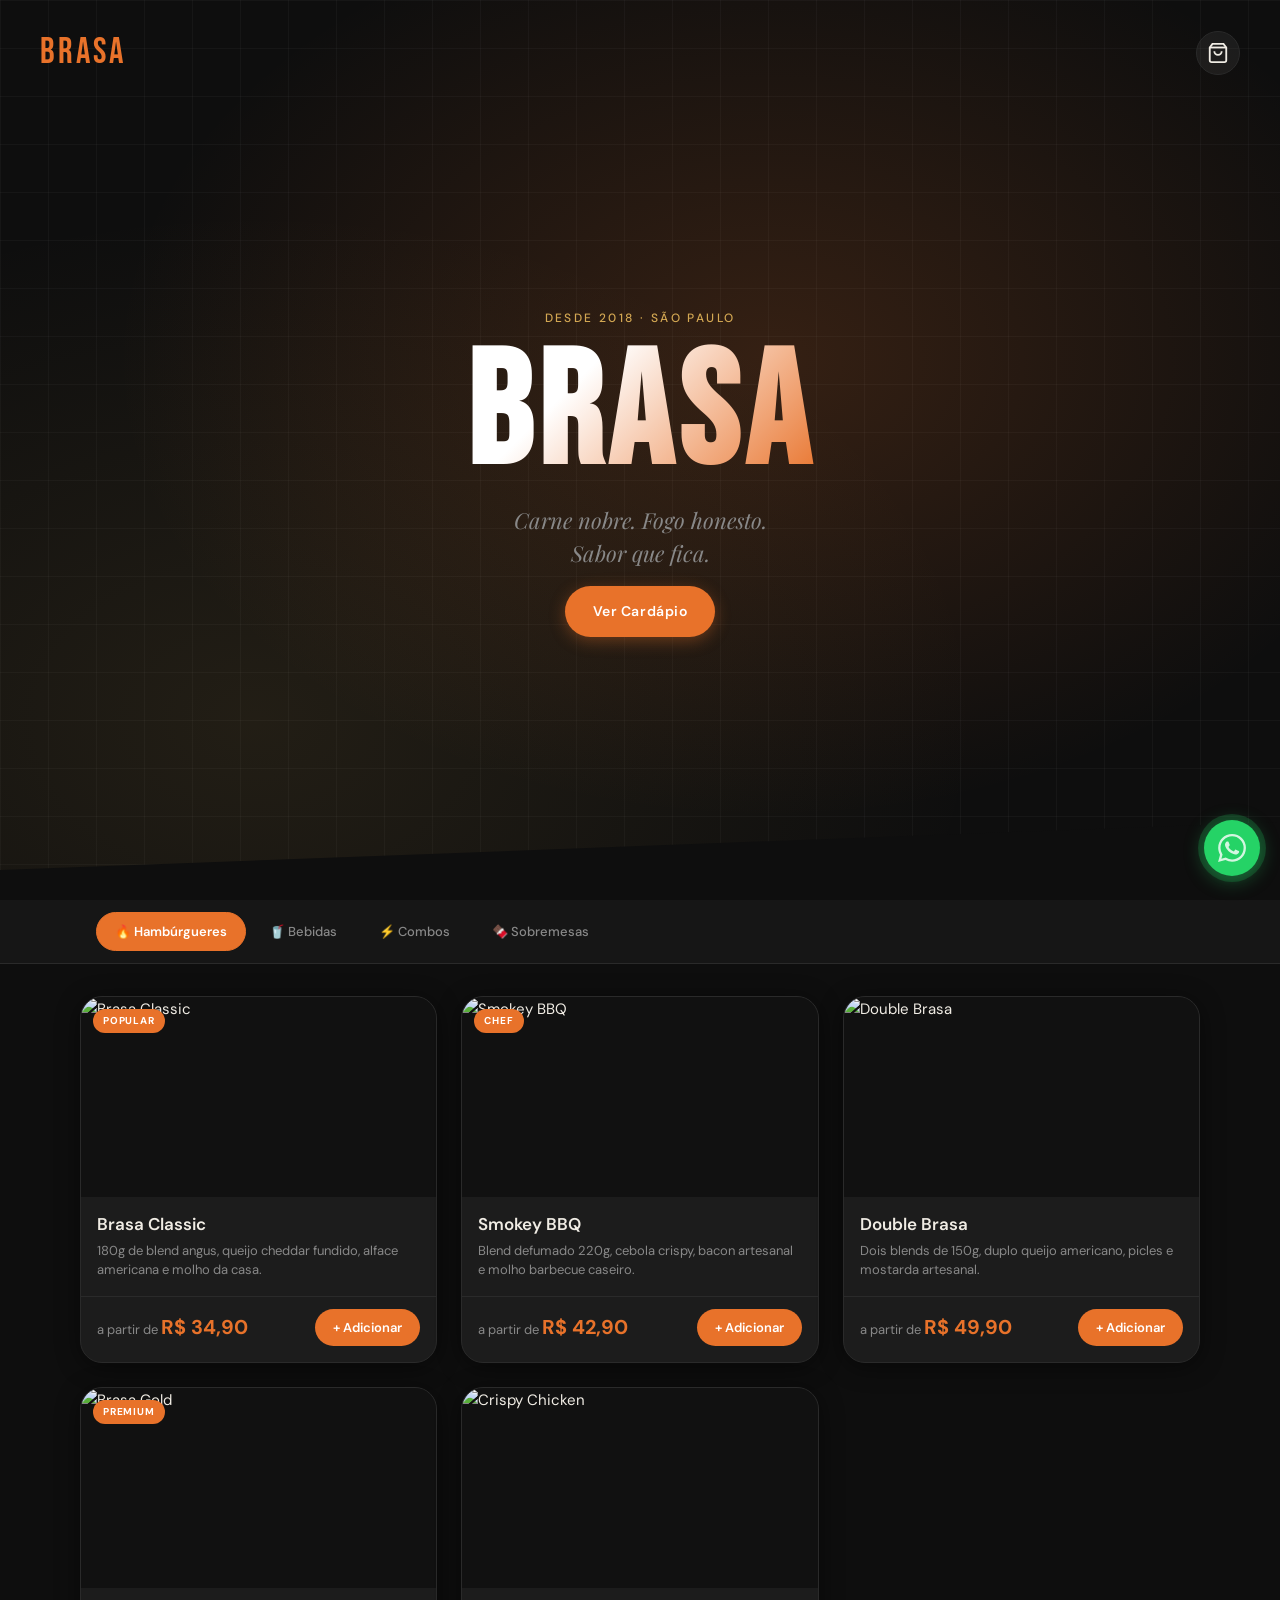
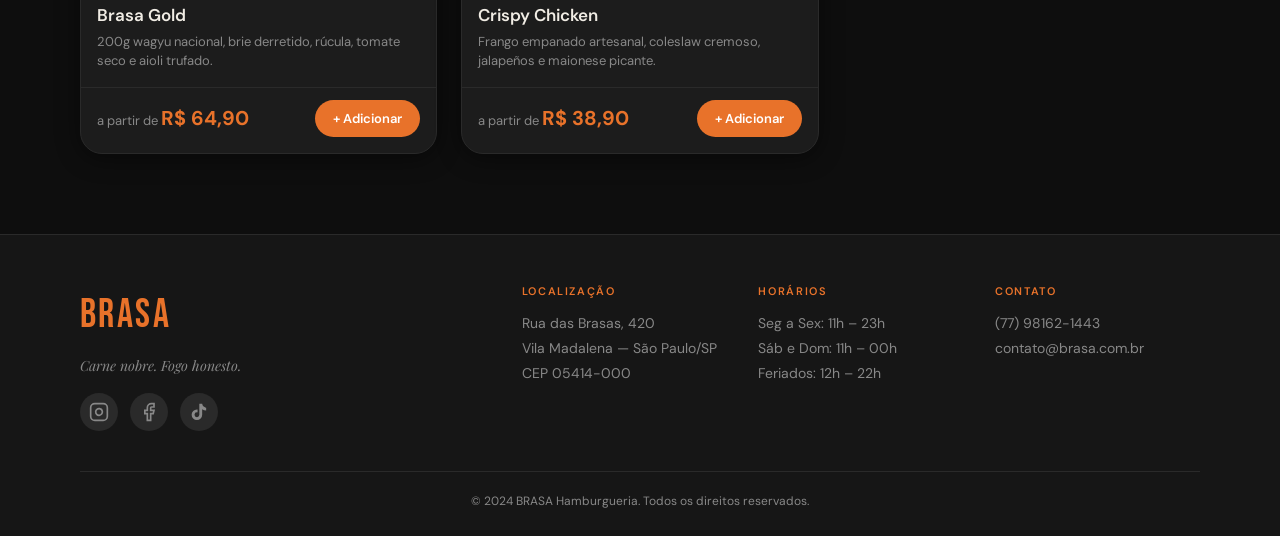
<file: index.html>
<!DOCTYPE html>
<html lang="pt-BR">
<head>
  <meta charset="UTF-8" />
  <meta name="viewport" content="width=device-width, initial-scale=1.0" />
  <title>BRASA — Hamburgueria Premium</title>
  <link rel="preconnect" href="https://fonts.googleapis.com" />
  <link rel="preconnect" href="https://fonts.gstatic.com" crossorigin />
  <link href="https://fonts.googleapis.com/css2?family=Bebas+Neue&family=DM+Sans:wght@300;400;500;600&family=Playfair+Display:ital@1&display=swap" rel="stylesheet" />
  <link rel="stylesheet" href="style.css" />
</head>
<body>

  <!-- ===== HEADER ===== -->
  <header class="header" id="home">
    <div class="header__overlay"></div>

    <nav class="nav">
      <div class="nav__logo">BRASA</div>
      <button class="nav__cart-btn" id="cartToggle" aria-label="Abrir carrinho">
        <svg width="22" height="22" viewBox="0 0 24 24" fill="none" stroke="currentColor" stroke-width="2">
          <path d="M6 2L3 6v14a2 2 0 002 2h14a2 2 0 002-2V6l-3-4z"/>
          <line x1="3" y1="6" x2="21" y2="6"/>
          <path d="M16 10a4 4 0 01-8 0"/>
        </svg>
        <span class="nav__cart-count" id="cartCount">0</span>
      </button>
    </nav>

    <div class="header__content">
      <p class="header__eyebrow">Desde 2018 · São Paulo</p>
      <h1 class="header__title">BRASA</h1>
      <p class="header__slogan">Carne nobre. Fogo honesto.<br>Sabor que fica.</p>
      <a href="#menu" class="btn btn--primary">Ver Cardápio</a>
    </div>

    <!-- Partículas decorativas -->
    <div class="header__sparks" aria-hidden="true">
      <span></span><span></span><span></span>
      <span></span><span></span><span></span>
    </div>
  </header>

  <!-- ===== CATEGORIAS ===== -->
  <section class="categories" id="menu">
    <div class="container">
      <div class="categories__tabs" id="categoryTabs" role="tablist">
        <button class="tab active" data-category="burgers" role="tab">🔥 Hambúrgueres</button>
        <button class="tab" data-category="drinks" role="tab">🥤 Bebidas</button>
        <button class="tab" data-category="combos" role="tab">⚡ Combos</button>
        <button class="tab" data-category="desserts" role="tab">🍫 Sobremesas</button>
      </div>
    </div>
  </section>

  <!-- ===== PRODUTOS ===== -->
  <main class="products" id="products">
    <div class="container">
      <div class="products__grid" id="productsGrid">
        <!-- Cards gerados via JavaScript -->
      </div>
    </div>
  </main>

  <!-- ===== CARRINHO (DRAWER) ===== -->
  <aside class="cart-drawer" id="cartDrawer" aria-label="Carrinho de compras">
    <div class="cart-drawer__header">
      <h2 class="cart-drawer__title">Seu Pedido</h2>
      <button class="cart-drawer__close" id="cartClose" aria-label="Fechar carrinho">✕</button>
    </div>

    <div class="cart-drawer__body">
      <ul class="cart-list" id="cartList">
        <!-- Itens gerados via JavaScript -->
      </ul>
      <p class="cart-empty" id="cartEmpty">Nenhum item adicionado ainda.</p>
    </div>

    <div class="cart-drawer__footer" id="cartFooter">
      <div class="cart-total">
        <span>Total</span>
        <span id="cartTotal">R$ 0,00</span>
      </div>
      <button class="btn btn--whatsapp" id="whatsappOrder">
        <svg width="20" height="20" viewBox="0 0 24 24" fill="currentColor">
          <path d="M17.472 14.382c-.297-.149-1.758-.867-2.03-.967-.273-.099-.471-.148-.67.15-.197.297-.767.966-.94 1.164-.173.199-.347.223-.644.075-.297-.15-1.255-.463-2.39-1.475-.883-.788-1.48-1.761-1.653-2.059-.173-.297-.018-.458.13-.606.134-.133.298-.347.446-.52.149-.174.198-.298.298-.497.099-.198.05-.371-.025-.52-.075-.149-.669-1.612-.916-2.207-.242-.579-.487-.5-.669-.51a12.8 12.8 0 00-.57-.01c-.198 0-.52.074-.792.372-.272.297-1.04 1.016-1.04 2.479 0 1.462 1.065 2.875 1.213 3.074.149.198 2.096 3.2 5.077 4.487.709.306 1.262.489 1.694.625.712.227 1.36.195 1.871.118.571-.085 1.758-.719 2.006-1.413.248-.694.248-1.289.173-1.413-.074-.124-.272-.198-.57-.347m-5.421 7.403h-.004a9.87 9.87 0 01-5.031-1.378l-.361-.214-3.741.982.998-3.648-.235-.374a9.86 9.86 0 01-1.51-5.26c.001-5.45 4.436-9.884 9.888-9.884 2.64 0 5.122 1.03 6.988 2.898a9.825 9.825 0 012.893 6.994c-.003 5.45-4.437 9.884-9.885 9.884m8.413-18.297A11.815 11.815 0 0012.05 0C5.495 0 .16 5.335.157 11.892c0 2.096.547 4.142 1.588 5.945L.057 24l6.305-1.654a11.882 11.882 0 005.683 1.448h.005c6.554 0 11.89-5.335 11.893-11.893a11.821 11.821 0 00-3.48-8.413z"/>
        </svg>
        Pedir pelo WhatsApp
      </button>
    </div>
  </aside>

  <!-- Overlay do carrinho -->
  <div class="cart-overlay" id="cartOverlay"></div>

  <!-- ===== BOTÃO FLUTUANTE WHATSAPP ===== -->
  <a href="#" class="fab-whatsapp" id="fabWhatsapp" aria-label="Falar pelo WhatsApp">
    <svg width="28" height="28" viewBox="0 0 24 24" fill="currentColor">
      <path d="M17.472 14.382c-.297-.149-1.758-.867-2.03-.967-.273-.099-.471-.148-.67.15-.197.297-.767.966-.94 1.164-.173.199-.347.223-.644.075-.297-.15-1.255-.463-2.39-1.475-.883-.788-1.48-1.761-1.653-2.059-.173-.297-.018-.458.13-.606.134-.133.298-.347.446-.52.149-.174.198-.298.298-.497.099-.198.05-.371-.025-.52-.075-.149-.669-1.612-.916-2.207-.242-.579-.487-.5-.669-.51a12.8 12.8 0 00-.57-.01c-.198 0-.52.074-.792.372-.272.297-1.04 1.016-1.04 2.479 0 1.462 1.065 2.875 1.213 3.074.149.198 2.096 3.2 5.077 4.487.709.306 1.262.489 1.694.625.712.227 1.36.195 1.871.118.571-.085 1.758-.719 2.006-1.413.248-.694.248-1.289.173-1.413-.074-.124-.272-.198-.57-.347m-5.421 7.403h-.004a9.87 9.87 0 01-5.031-1.378l-.361-.214-3.741.982.998-3.648-.235-.374a9.86 9.86 0 01-1.51-5.26c.001-5.45 4.436-9.884 9.888-9.884 2.64 0 5.122 1.03 6.988 2.898a9.825 9.825 0 012.893 6.994c-.003 5.45-4.437 9.884-9.885 9.884m8.413-18.297A11.815 11.815 0 0012.05 0C5.495 0 .16 5.335.157 11.892c0 2.096.547 4.142 1.588 5.945L.057 24l6.305-1.654a11.882 11.882 0 005.683 1.448h.005c6.554 0 11.89-5.335 11.893-11.893a11.821 11.821 0 00-3.48-8.413z"/>
    </svg>
  </a>

  <!-- ===== MODAL CHECKOUT ===== -->
  <div class="modal-overlay" id="modalOverlay" aria-hidden="true">
    <div class="modal" role="dialog" aria-modal="true" aria-labelledby="modalTitle">

      <div class="modal__header">
        <h2 class="modal__title" id="modalTitle">Finalizar Pedido</h2>
        <button class="modal__close" id="modalClose" aria-label="Fechar">✕</button>
      </div>

      <div class="modal__body">

        <!-- Tipo de entrega -->
        <fieldset class="modal__fieldset">
          <legend class="modal__legend">Tipo de entrega</legend>
          <div class="modal__radio-group">
            <label class="radio-card">
              <input type="radio" name="deliveryType" value="delivery" checked />
              <span class="radio-card__box">
                <span class="radio-card__icon">🛵</span>
                <span class="radio-card__label">Entrega</span>
              </span>
            </label>
            <label class="radio-card">
              <input type="radio" name="deliveryType" value="pickup" />
              <span class="radio-card__box">
                <span class="radio-card__icon">🏠</span>
                <span class="radio-card__label">Retirar no local</span>
              </span>
            </label>
          </div>
        </fieldset>

        <!-- Campos de endereço (visíveis só na entrega) -->
        <div id="addressFields">
          <div class="modal__field">
            <label class="modal__label" for="fieldName">Nome completo *</label>
            <input class="modal__input" type="text" id="fieldName" placeholder="Seu nome" autocomplete="name" />
          </div>
          <div class="modal__field">
            <label class="modal__label" for="fieldStreet">Rua e número *</label>
            <input class="modal__input" type="text" id="fieldStreet" placeholder="Ex: Rua das Flores, 123" />
          </div>
          <div class="modal__row">
            <div class="modal__field">
              <label class="modal__label" for="fieldComplement">Complemento</label>
              <input class="modal__input" type="text" id="fieldComplement" placeholder="Apto, bloco..." />
            </div>
            <div class="modal__field">
              <label class="modal__label" for="fieldNeighborhood">Bairro *</label>
              <input class="modal__input" type="text" id="fieldNeighborhood" placeholder="Seu bairro" />
            </div>
          </div>
        </div>

        <!-- Forma de pagamento -->
        <fieldset class="modal__fieldset">
          <legend class="modal__legend">Forma de pagamento</legend>
          <div class="modal__radio-group modal__radio-group--payments">
            <label class="radio-card">
              <input type="radio" name="payment" value="pix" checked />
              <span class="radio-card__box">
                <span class="radio-card__icon">💠</span>
                <span class="radio-card__label">PIX</span>
              </span>
            </label>
            <label class="radio-card">
              <input type="radio" name="payment" value="cartao" />
              <span class="radio-card__box">
                <span class="radio-card__icon">💳</span>
                <span class="radio-card__label">Cartão</span>
              </span>
            </label>
            <label class="radio-card">
              <input type="radio" name="payment" value="dinheiro" />
              <span class="radio-card__box">
                <span class="radio-card__icon">💵</span>
                <span class="radio-card__label">Dinheiro</span>
              </span>
            </label>
          </div>
        </fieldset>

        <!-- Campo troco (aparece só se "Dinheiro" for selecionado) -->
        <div class="modal__field" id="changeField" style="display:none">
          <label class="modal__label" for="fieldChange">Troco para quanto?</label>
          <input class="modal__input" type="number" id="fieldChange" placeholder="Ex: 100" min="0" />
        </div>

        <!-- Resumo do pedido -->
        <div class="modal__summary">
          <p class="modal__summary-label">Resumo</p>
          <div id="modalSummary"></div>
          <div class="modal__summary-total">
            <span>Total</span>
            <span id="modalTotal"></span>
          </div>
        </div>

        <!-- Mensagem de erro -->
        <p class="modal__error" id="modalError"></p>

      </div>

      <div class="modal__footer">
        <button class="btn btn--whatsapp" id="modalConfirm">
          <svg width="20" height="20" viewBox="0 0 24 24" fill="currentColor">
            <path d="M17.472 14.382c-.297-.149-1.758-.867-2.03-.967-.273-.099-.471-.148-.67.15-.197.297-.767.966-.94 1.164-.173.199-.347.223-.644.075-.297-.15-1.255-.463-2.39-1.475-.883-.788-1.48-1.761-1.653-2.059-.173-.297-.018-.458.13-.606.134-.133.298-.347.446-.52.149-.174.198-.298.298-.497.099-.198.05-.371-.025-.52-.075-.149-.669-1.612-.916-2.207-.242-.579-.487-.5-.669-.51a12.8 12.8 0 00-.57-.01c-.198 0-.52.074-.792.372-.272.297-1.04 1.016-1.04 2.479 0 1.462 1.065 2.875 1.213 3.074.149.198 2.096 3.2 5.077 4.487.709.306 1.262.489 1.694.625.712.227 1.36.195 1.871.118.571-.085 1.758-.719 2.006-1.413.248-.694.248-1.289.173-1.413-.074-.124-.272-.198-.57-.347m-5.421 7.403h-.004a9.87 9.87 0 01-5.031-1.378l-.361-.214-3.741.982.998-3.648-.235-.374a9.86 9.86 0 01-1.51-5.26c.001-5.45 4.436-9.884 9.888-9.884 2.64 0 5.122 1.03 6.988 2.898a9.825 9.825 0 012.893 6.994c-.003 5.45-4.437 9.884-9.885 9.884m8.413-18.297A11.815 11.815 0 0012.05 0C5.495 0 .16 5.335.157 11.892c0 2.096.547 4.142 1.588 5.945L.057 24l6.305-1.654a11.882 11.882 0 005.683 1.448h.005c6.554 0 11.89-5.335 11.893-11.893a11.821 11.821 0 00-3.48-8.413z"/>
          </svg>
          Confirmar e enviar pelo WhatsApp
        </button>
      </div>

    </div>
  </div>

  <!-- ===== FOOTER ===== -->
  <footer class="footer">
    <div class="container">
      <div class="footer__grid">

        <div class="footer__brand">
          <div class="footer__logo">BRASA</div>
          <p class="footer__tagline">Carne nobre. Fogo honesto.</p>
          <div class="footer__social">
            <a href="#" aria-label="Instagram">
              <svg width="20" height="20" viewBox="0 0 24 24" fill="none" stroke="currentColor" stroke-width="2">
                <rect x="2" y="2" width="20" height="20" rx="5" ry="5"/><path d="M16 11.37A4 4 0 1112.63 8 4 4 0 0116 11.37z"/><line x1="17.5" y1="6.5" x2="17.51" y2="6.5"/>
              </svg>
            </a>
            <a href="#" aria-label="Facebook">
              <svg width="20" height="20" viewBox="0 0 24 24" fill="none" stroke="currentColor" stroke-width="2">
                <path d="M18 2h-3a5 5 0 00-5 5v3H7v4h3v8h4v-8h3l1-4h-4V7a1 1 0 011-1h3z"/>
              </svg>
            </a>
            <a href="#" aria-label="TikTok">
              <svg width="20" height="20" viewBox="0 0 24 24" fill="currentColor">
                <path d="M19.59 6.69a4.83 4.83 0 01-3.77-4.25V2h-3.45v13.67a2.89 2.89 0 01-2.88 2.5 2.89 2.89 0 01-2.89-2.89 2.89 2.89 0 012.89-2.89c.28 0 .54.04.79.1V9.01a6.33 6.33 0 00-.79-.05 6.34 6.34 0 00-6.34 6.34 6.34 6.34 0 006.34 6.34 6.34 6.34 0 006.33-6.34V8.69a8.18 8.18 0 004.78 1.52V6.75a4.85 4.85 0 01-1.01-.06z"/>
              </svg>
            </a>
          </div>
        </div>

        <div class="footer__info">
          <h3>Localização</h3>
          <p>Rua das Brasas, 420<br>Vila Madalena — São Paulo/SP<br>CEP 05414-000</p>
        </div>

        <div class="footer__info">
          <h3>Horários</h3>
          <p>
            Seg a Sex: 11h – 23h<br>
            Sáb e Dom: 11h – 00h<br>
            Feriados: 12h – 22h
          </p>
        </div>

        <div class="footer__info">
          <h3>Contato</h3>
          <p>
            (77) 98162-1443<br>
            contato@brasa.com.br
          </p>
        </div>

      </div>
      <div class="footer__bottom">
        <p>© 2024 BRASA Hamburgueria. Todos os direitos reservados.</p>
      </div>
    </div>
  </footer>

  <script src="script.js"></script>
</body>
</html>
</file>
<file: style.css>
/* =============================================
   BRASA — Hamburgueria Premium
   style.css — Mobile First
   ============================================= */

/* ── Variáveis ── */
:root {
  --clr-bg:        #0e0e0e;
  --clr-surface:   #161616;
  --clr-card:      #1c1c1c;
  --clr-border:    #2a2a2a;
  --clr-accent:    #e8722a;
  --clr-accent-dk: #c45a18;
  --clr-gold:      #d4a853;
  --clr-text:      #f0ece4;
  --clr-muted:     #888;
  --clr-white:     #ffffff;

  --ff-display: 'Bebas Neue', cursive;
  --ff-body:    'DM Sans', sans-serif;
  --ff-italic:  'Playfair Display', serif;

  --radius-sm: 8px;
  --radius-md: 14px;
  --radius-lg: 22px;

  --shadow-card: 0 4px 24px rgba(0,0,0,.45);
  --shadow-btn:  0 4px 16px rgba(232,114,42,.35);

  --transition: .22s cubic-bezier(.4,0,.2,1);
}

/* ── Reset ── */
*, *::before, *::after { box-sizing: border-box; margin: 0; padding: 0; }

html { scroll-behavior: smooth; }

body {
  background: var(--clr-bg);
  color: var(--clr-text);
  font-family: var(--ff-body);
  font-size: 15px;
  line-height: 1.6;
  -webkit-font-smoothing: antialiased;
}

img { display: block; width: 100%; }
a { text-decoration: none; color: inherit; }
ul { list-style: none; }
button { cursor: pointer; border: none; background: none; font-family: inherit; }

/* ── Utilitários ── */
.container {
  width: 100%;
  max-width: 1200px;
  margin-inline: auto;
  padding-inline: 16px;
}

/* ── Botões ── */
.btn {
  display: inline-flex;
  align-items: center;
  gap: 8px;
  padding: 14px 28px;
  border-radius: 50px;
  font-weight: 600;
  font-size: 14px;
  letter-spacing: .04em;
  transition: var(--transition);
}

.btn--primary {
  background: var(--clr-accent);
  color: var(--clr-white);
  box-shadow: var(--shadow-btn);
}
.btn--primary:hover {
  background: var(--clr-accent-dk);
  transform: translateY(-2px);
  box-shadow: 0 8px 24px rgba(232,114,42,.5);
}
.btn--primary:active { transform: translateY(0); }

.btn--whatsapp {
  width: 100%;
  justify-content: center;
  background: #25D366;
  color: var(--clr-white);
  font-size: 15px;
  padding: 16px;
  border-radius: var(--radius-md);
  font-weight: 600;
  transition: var(--transition);
}
.btn--whatsapp:hover { background: #1ebe5a; transform: translateY(-1px); }

/* ============================================
   HEADER
   ============================================ */
.header {
  position: relative;
  min-height: 100svh;
  display: flex;
  flex-direction: column;
  overflow: hidden;

  /* Textura de background: gradiente + padrão de pontos */
  background:
    radial-gradient(ellipse at 60% 40%, rgba(232,114,42,.18) 0%, transparent 60%),
    radial-gradient(ellipse at 20% 80%, rgba(212,168,83,.1) 0%, transparent 50%),
    #0e0e0e;
}

/* Grade decorativa sutil */
.header::before {
  content: '';
  position: absolute;
  inset: 0;
  background-image:
    linear-gradient(rgba(255,255,255,.03) 1px, transparent 1px),
    linear-gradient(90deg, rgba(255,255,255,.03) 1px, transparent 1px);
  background-size: 48px 48px;
  pointer-events: none;
}

/* Linha diagonal decorativa */
.header::after {
  content: '';
  position: absolute;
  bottom: -2px;
  left: 0; right: 0;
  height: 80px;
  background: var(--clr-bg);
  clip-path: polygon(0 60%, 100% 0, 100% 100%, 0 100%);
}

.header__overlay { display: none; }

/* ── Nav ── */
.nav {
  position: relative;
  z-index: 10;
  display: flex;
  align-items: center;
  justify-content: space-between;
  padding: 20px 20px;
}

.nav__logo {
  font-family: var(--ff-display);
  font-size: 32px;
  letter-spacing: .08em;
  color: var(--clr-accent);
}

.nav__cart-btn {
  position: relative;
  display: flex;
  align-items: center;
  justify-content: center;
  width: 44px;
  height: 44px;
  border-radius: 50%;
  background: rgba(255,255,255,.06);
  border: 1px solid var(--clr-border);
  color: var(--clr-text);
  transition: var(--transition);
}
.nav__cart-btn:hover {
  background: var(--clr-accent);
  border-color: var(--clr-accent);
}

.nav__cart-count {
  position: absolute;
  top: -4px; right: -4px;
  width: 18px; height: 18px;
  background: var(--clr-accent);
  border-radius: 50%;
  font-size: 10px;
  font-weight: 700;
  display: flex;
  align-items: center;
  justify-content: center;
  color: #fff;
  opacity: 0;
  transform: scale(0);
  transition: var(--transition);
}
.nav__cart-count.visible {
  opacity: 1;
  transform: scale(1);
}

/* ── Conteúdo hero ── */
.header__content {
  position: relative;
  z-index: 5;
  flex: 1;
  display: flex;
  flex-direction: column;
  align-items: center;
  justify-content: center;
  text-align: center;
  padding: 40px 24px 100px;
  gap: 16px;
}

.header__eyebrow {
  font-size: 12px;
  letter-spacing: .2em;
  text-transform: uppercase;
  color: var(--clr-gold);
  font-weight: 500;
}

.header__title {
  font-family: var(--ff-display);
  font-size: clamp(72px, 22vw, 160px);
  line-height: .9;
  letter-spacing: .04em;
  background: linear-gradient(135deg, #fff 30%, var(--clr-accent) 100%);
  -webkit-background-clip: text;
  -webkit-text-fill-color: transparent;
  background-clip: text;
  animation: fadeUp .8s ease both;
}

.header__slogan {
  font-family: var(--ff-italic);
  font-style: italic;
  font-size: clamp(16px, 4vw, 22px);
  color: var(--clr-muted);
  line-height: 1.5;
  animation: fadeUp .8s .15s ease both;
}

.header__content .btn { animation: fadeUp .8s .3s ease both; }

@keyframes fadeUp {
  from { opacity: 0; transform: translateY(24px); }
  to   { opacity: 1; transform: translateY(0); }
}

/* ── Partículas (faíscas decorativas) ── */
.header__sparks {
  position: absolute;
  inset: 0;
  pointer-events: none;
  overflow: hidden;
}

.header__sparks span {
  position: absolute;
  width: 3px;
  height: 3px;
  border-radius: 50%;
  background: var(--clr-accent);
  opacity: 0;
  animation: spark 4s infinite;
}

.header__sparks span:nth-child(1) { top: 20%; left: 15%; animation-delay: 0s; }
.header__sparks span:nth-child(2) { top: 60%; left: 80%; animation-delay: .8s; width: 2px; height: 2px; background: var(--clr-gold); }
.header__sparks span:nth-child(3) { top: 35%; left: 70%; animation-delay: 1.6s; }
.header__sparks span:nth-child(4) { top: 75%; left: 25%; animation-delay: 2.4s; width: 4px; height: 4px; background: var(--clr-gold); }
.header__sparks span:nth-child(5) { top: 50%; left: 50%; animation-delay: 3.2s; }
.header__sparks span:nth-child(6) { top: 15%; left: 60%; animation-delay: 1.2s; width: 2px; height: 2px; }

@keyframes spark {
  0%   { opacity: 0; transform: scale(0) translateY(0); }
  20%  { opacity: 1; transform: scale(1) translateY(-8px); }
  80%  { opacity: .6; }
  100% { opacity: 0; transform: scale(0) translateY(-24px); }
}

/* ============================================
   CATEGORIAS
   ============================================ */
.categories {
  background: var(--clr-surface);
  position: sticky;
  top: 0;
  z-index: 50;
  border-bottom: 1px solid var(--clr-border);
}

.categories__tabs {
  display: flex;
  gap: 4px;
  overflow-x: auto;
  padding: 12px 16px;
  scrollbar-width: none;
}
.categories__tabs::-webkit-scrollbar { display: none; }

.tab {
  flex-shrink: 0;
  padding: 10px 18px;
  border-radius: 50px;
  font-size: 13px;
  font-weight: 500;
  color: var(--clr-muted);
  background: transparent;
  border: 1px solid transparent;
  transition: var(--transition);
  white-space: nowrap;
}
.tab:hover { color: var(--clr-text); background: rgba(255,255,255,.05); }
.tab.active {
  background: var(--clr-accent);
  color: #fff;
  border-color: var(--clr-accent);
  font-weight: 600;
}

/* ============================================
   PRODUTOS
   ============================================ */
.products {
  padding: 32px 0 80px;
}

.products__grid {
  display: grid;
  grid-template-columns: 1fr;
  gap: 16px;
}

/* ── Card ── */
.card {
  background: var(--clr-card);
  border-radius: var(--radius-lg);
  border: 1px solid var(--clr-border);
  overflow: hidden;
  display: flex;
  flex-direction: column;
  box-shadow: var(--shadow-card);
  transition: var(--transition);
  animation: cardIn .4s ease both;
}
.card:hover {
  border-color: rgba(232,114,42,.4);
  transform: translateY(-3px);
  box-shadow: 0 12px 40px rgba(0,0,0,.5);
}

@keyframes cardIn {
  from { opacity: 0; transform: translateY(16px); }
  to   { opacity: 1; transform: translateY(0); }
}

.card__image-wrap {
  position: relative;
  aspect-ratio: 16/9;
  overflow: hidden;
  background: #111;
}

.card__image-wrap img {
  height: 100%;
  object-fit: cover;
  transition: transform .4s ease;
}
.card:hover .card__image-wrap img { transform: scale(1.05); }

/* Badge (ex: "Popular") */
.card__badge {
  position: absolute;
  top: 12px;
  left: 12px;
  background: var(--clr-accent);
  color: #fff;
  font-size: 10px;
  font-weight: 700;
  letter-spacing: .08em;
  text-transform: uppercase;
  padding: 4px 10px;
  border-radius: 50px;
}

.card__body {
  padding: 16px;
  flex: 1;
  display: flex;
  flex-direction: column;
  gap: 6px;
}

.card__name {
  font-size: 17px;
  font-weight: 600;
  color: var(--clr-text);
  line-height: 1.3;
}

.card__desc {
  font-size: 13px;
  color: var(--clr-muted);
  line-height: 1.5;
  flex: 1;
}

.card__footer {
  display: flex;
  align-items: center;
  justify-content: space-between;
  padding: 12px 16px 16px;
  border-top: 1px solid var(--clr-border);
}

.card__price {
  font-size: 20px;
  font-weight: 700;
  color: var(--clr-accent);
}
.card__price span {
  font-size: 13px;
  font-weight: 400;
  color: var(--clr-muted);
}

.card__add-btn {
  display: flex;
  align-items: center;
  gap: 6px;
  padding: 10px 18px;
  background: var(--clr-accent);
  color: #fff;
  border-radius: 50px;
  font-size: 13px;
  font-weight: 600;
  transition: var(--transition);
  position: relative;
  overflow: hidden;
}
.card__add-btn::after {
  content: '';
  position: absolute;
  inset: 0;
  background: rgba(255,255,255,.15);
  opacity: 0;
  transition: opacity .2s;
}
.card__add-btn:hover { background: var(--clr-accent-dk); transform: scale(1.04); }
.card__add-btn:hover::after { opacity: 1; }
.card__add-btn:active { transform: scale(.97); }

/* ── Estado vazio de categoria ── */
.products__empty {
  text-align: center;
  padding: 60px 20px;
  color: var(--clr-muted);
  font-size: 15px;
}

/* ============================================
   CARRINHO (DRAWER)
   ============================================ */
.cart-overlay {
  position: fixed;
  inset: 0;
  background: rgba(0,0,0,.7);
  z-index: 90;
  opacity: 0;
  pointer-events: none;
  transition: opacity .3s;
  backdrop-filter: blur(4px);
}
.cart-overlay.active { opacity: 1; pointer-events: all; }

.cart-drawer {
  position: fixed;
  top: 0;
  right: 0;
  bottom: 0;
  width: min(380px, 100vw);
  background: var(--clr-surface);
  border-left: 1px solid var(--clr-border);
  z-index: 100;
  display: flex;
  flex-direction: column;
  transform: translateX(100%);
  transition: transform .35s cubic-bezier(.4,0,.2,1);
}
.cart-drawer.open { transform: translateX(0); }

.cart-drawer__header {
  display: flex;
  align-items: center;
  justify-content: space-between;
  padding: 20px 20px;
  border-bottom: 1px solid var(--clr-border);
}

.cart-drawer__title {
  font-family: var(--ff-display);
  font-size: 24px;
  letter-spacing: .06em;
  color: var(--clr-text);
}

.cart-drawer__close {
  width: 36px; height: 36px;
  border-radius: 50%;
  background: var(--clr-border);
  color: var(--clr-muted);
  font-size: 14px;
  display: flex;
  align-items: center;
  justify-content: center;
  transition: var(--transition);
}
.cart-drawer__close:hover { background: #333; color: var(--clr-text); }

.cart-drawer__body {
  flex: 1;
  overflow-y: auto;
  padding: 16px;
  scrollbar-width: thin;
  scrollbar-color: var(--clr-border) transparent;
}

.cart-empty {
  text-align: center;
  color: var(--clr-muted);
  padding: 40px 0;
  font-style: italic;
}

/* ── Item do carrinho ── */
.cart-item {
  display: flex;
  align-items: center;
  gap: 12px;
  padding: 14px 0;
  border-bottom: 1px solid var(--clr-border);
  animation: cardIn .25s ease;
}

.cart-item__img {
  width: 56px;
  height: 56px;
  border-radius: var(--radius-sm);
  object-fit: cover;
  flex-shrink: 0;
  background: #111;
}

.cart-item__info { flex: 1; min-width: 0; }
.cart-item__name {
  font-size: 14px;
  font-weight: 600;
  white-space: nowrap;
  overflow: hidden;
  text-overflow: ellipsis;
}
.cart-item__price { font-size: 13px; color: var(--clr-accent); font-weight: 500; }

.cart-item__controls {
  display: flex;
  align-items: center;
  gap: 8px;
  flex-shrink: 0;
}

.qty-btn {
  width: 28px; height: 28px;
  border-radius: 50%;
  background: var(--clr-border);
  color: var(--clr-text);
  font-size: 16px;
  display: flex;
  align-items: center;
  justify-content: center;
  transition: var(--transition);
  font-weight: 700;
  line-height: 1;
}
.qty-btn:hover { background: var(--clr-accent); }

.qty-value {
  font-size: 14px;
  font-weight: 600;
  min-width: 20px;
  text-align: center;
}

.cart-item__remove {
  width: 28px; height: 28px;
  border-radius: 50%;
  background: rgba(255,60,60,.12);
  color: #ff6060;
  font-size: 14px;
  display: flex;
  align-items: center;
  justify-content: center;
  transition: var(--transition);
}
.cart-item__remove:hover { background: rgba(255,60,60,.25); }

/* ── Footer do carrinho ── */
.cart-drawer__footer {
  padding: 16px;
  border-top: 1px solid var(--clr-border);
  display: flex;
  flex-direction: column;
  gap: 12px;
}

.cart-total {
  display: flex;
  justify-content: space-between;
  font-size: 17px;
  font-weight: 700;
}
.cart-total span:last-child { color: var(--clr-accent); }

/* ============================================
   WHATSAPP FAB
   ============================================ */
.fab-whatsapp {
  position: fixed;
  bottom: 24px;
  right: 20px;
  width: 56px;
  height: 56px;
  background: #25D366;
  border-radius: 50%;
  display: flex;
  align-items: center;
  justify-content: center;
  color: #fff;
  box-shadow: 0 4px 20px rgba(37,211,102,.4);
  z-index: 80;
  transition: var(--transition);
}
.fab-whatsapp:hover {
  background: #1ebe5a;
  transform: scale(1.1);
  box-shadow: 0 6px 28px rgba(37,211,102,.55);
}
.fab-whatsapp:active { transform: scale(.95); }

/* Pulse animation */
.fab-whatsapp::before {
  content: '';
  position: absolute;
  inset: -6px;
  border-radius: 50%;
  background: rgba(37,211,102,.2);
  animation: pulse 2s infinite;
}
@keyframes pulse {
  0%, 100% { transform: scale(1); opacity: 1; }
  50%       { transform: scale(1.3); opacity: 0; }
}

/* ============================================
   FOOTER
   ============================================ */
.footer {
  background: var(--clr-surface);
  border-top: 1px solid var(--clr-border);
  padding: 48px 0 24px;
}

.footer__grid {
  display: grid;
  grid-template-columns: 1fr;
  gap: 32px;
  margin-bottom: 40px;
}

.footer__logo {
  font-family: var(--ff-display);
  font-size: 40px;
  letter-spacing: .06em;
  color: var(--clr-accent);
  margin-bottom: 8px;
}

.footer__tagline {
  font-family: var(--ff-italic);
  font-style: italic;
  color: var(--clr-muted);
  font-size: 14px;
  margin-bottom: 16px;
}

.footer__social {
  display: flex;
  gap: 12px;
}
.footer__social a {
  width: 38px; height: 38px;
  border-radius: 50%;
  background: var(--clr-border);
  display: flex;
  align-items: center;
  justify-content: center;
  color: var(--clr-muted);
  transition: var(--transition);
}
.footer__social a:hover { background: var(--clr-accent); color: #fff; transform: translateY(-2px); }

.footer__info h3 {
  font-size: 11px;
  letter-spacing: .15em;
  text-transform: uppercase;
  color: var(--clr-accent);
  margin-bottom: 10px;
  font-weight: 600;
}
.footer__info p {
  color: var(--clr-muted);
  font-size: 14px;
  line-height: 1.8;
}

.footer__bottom {
  border-top: 1px solid var(--clr-border);
  padding-top: 20px;
  text-align: center;
  color: var(--clr-muted);
  font-size: 12px;
}

/* ============================================
   TOAST (notificação de item adicionado)
   ============================================ */
.toast {
  position: fixed;
  bottom: 90px;
  left: 50%;
  transform: translateX(-50%) translateY(20px);
  background: var(--clr-card);
  border: 1px solid var(--clr-accent);
  color: var(--clr-text);
  padding: 12px 20px;
  border-radius: 50px;
  font-size: 13px;
  font-weight: 500;
  z-index: 200;
  opacity: 0;
  transition: all .3s ease;
  white-space: nowrap;
  pointer-events: none;
}
.toast.show {
  opacity: 1;
  transform: translateX(-50%) translateY(0);
}

/* ============================================
   RESPONSIVE — Tablet (≥ 600px)
   ============================================ */
@media (min-width: 600px) {
  .products__grid {
    grid-template-columns: repeat(2, 1fr);
    gap: 20px;
  }

  .footer__grid {
    grid-template-columns: repeat(2, 1fr);
  }
}

/* ============================================
   RESPONSIVE — Desktop (≥ 900px)
   ============================================ */
@media (min-width: 900px) {
  .nav { padding: 24px 40px; }
  .nav__logo { font-size: 36px; }

  .products__grid {
    grid-template-columns: repeat(3, 1fr);
    gap: 24px;
  }

  .footer__grid {
    grid-template-columns: 2fr 1fr 1fr 1fr;
  }

  /* Card horizontal no desktop */
  .card {
    flex-direction: column; /* mantém coluna — bom para grid 3 colunas */
  }
}

@media (min-width: 1200px) {
  .container { padding-inline: 40px; }
}

/* ============================================
   MODAL DE CHECKOUT
   ============================================ */
.modal-overlay {
  position: fixed;
  inset: 0;
  background: rgba(0,0,0,.8);
  z-index: 110;
  display: flex;
  align-items: flex-end;
  justify-content: center;
  opacity: 0;
  pointer-events: none;
  transition: opacity .3s ease;
  backdrop-filter: blur(6px);
  padding: 0;
}
.modal-overlay.active { opacity: 1; pointer-events: all; }

.modal {
  background: var(--clr-surface);
  border: 1px solid var(--clr-border);
  border-radius: var(--radius-lg) var(--radius-lg) 0 0;
  width: 100%;
  max-height: 92svh;
  display: flex;
  flex-direction: column;
  transform: translateY(40px);
  transition: transform .35s cubic-bezier(.4,0,.2,1);
  overflow: hidden;
}
.modal-overlay.active .modal { transform: translateY(0); }

.modal__header {
  display: flex;
  align-items: center;
  justify-content: space-between;
  padding: 20px 20px 16px;
  border-bottom: 1px solid var(--clr-border);
  flex-shrink: 0;
}
.modal__title { font-family: var(--ff-display); font-size: 22px; letter-spacing: .06em; }
.modal__close {
  width: 34px; height: 34px;
  border-radius: 50%;
  background: var(--clr-border);
  color: var(--clr-muted);
  display: flex; align-items: center; justify-content: center;
  font-size: 13px;
  transition: var(--transition);
}
.modal__close:hover { background: #333; color: var(--clr-text); }

.modal__body {
  flex: 1;
  overflow-y: auto;
  padding: 20px;
  display: flex;
  flex-direction: column;
  gap: 20px;
  scrollbar-width: thin;
  scrollbar-color: var(--clr-border) transparent;
}

.modal__fieldset { border: none; padding: 0; }
.modal__legend {
  font-size: 11px;
  letter-spacing: .15em;
  text-transform: uppercase;
  color: var(--clr-accent);
  font-weight: 600;
  margin-bottom: 12px;
  display: block;
}

.modal__radio-group { display: flex; gap: 10px; }
.modal__radio-group--payments { flex-wrap: wrap; }

.radio-card input[type="radio"] { position: absolute; opacity: 0; width: 0; height: 0; }
.radio-card__box {
  display: flex;
  flex-direction: column;
  align-items: center;
  gap: 6px;
  padding: 12px 16px;
  border: 1.5px solid var(--clr-border);
  border-radius: var(--radius-md);
  cursor: pointer;
  transition: var(--transition);
  min-width: 80px;
  background: var(--clr-card);
}
.radio-card input:checked + .radio-card__box { border-color: var(--clr-accent); background: rgba(232,114,42,.1); }
.radio-card__box:hover { border-color: rgba(232,114,42,.5); }
.radio-card__icon { font-size: 22px; }
.radio-card__label { font-size: 12px; font-weight: 600; color: var(--clr-text); white-space: nowrap; }

.modal__field { display: flex; flex-direction: column; gap: 6px; }
.modal__label {
  font-size: 12px; font-weight: 600;
  letter-spacing: .04em;
  color: var(--clr-muted);
  text-transform: uppercase;
}
.modal__input {
  background: var(--clr-card);
  border: 1.5px solid var(--clr-border);
  border-radius: var(--radius-sm);
  padding: 12px 14px;
  color: var(--clr-text);
  font-family: var(--ff-body);
  font-size: 15px;
  transition: border-color .2s;
  outline: none;
  width: 100%;
}
.modal__input:focus { border-color: var(--clr-accent); }
.modal__input::placeholder { color: #555; }
.modal__input.error { border-color: #ff6060; }

.modal__row { display: grid; grid-template-columns: 1fr 1fr; gap: 10px; }

.modal__summary {
  background: var(--clr-card);
  border: 1px solid var(--clr-border);
  border-radius: var(--radius-md);
  padding: 16px;
  display: flex; flex-direction: column; gap: 8px;
}
.modal__summary-label {
  font-size: 11px; letter-spacing: .15em;
  text-transform: uppercase;
  color: var(--clr-accent); font-weight: 600; margin-bottom: 4px;
}
.modal__summary-item { display: flex; justify-content: space-between; font-size: 13px; color: var(--clr-muted); }
.modal__summary-item span:last-child { color: var(--clr-text); font-weight: 500; }
.modal__summary-total {
  display: flex; justify-content: space-between;
  font-size: 16px; font-weight: 700;
  border-top: 1px solid var(--clr-border);
  padding-top: 10px; margin-top: 4px;
}
.modal__summary-total span:last-child { color: var(--clr-accent); }

.modal__error { font-size: 13px; color: #ff6060; min-height: 18px; font-weight: 500; }

.modal__footer { padding: 16px 20px; border-top: 1px solid var(--clr-border); flex-shrink: 0; }

@media (min-width: 600px) {
  .modal-overlay { align-items: center; padding: 20px; }
  .modal {
    max-width: 520px;
    border-radius: var(--radius-lg);
    transform: translateY(20px) scale(.97);
  }
  .modal-overlay.active .modal { transform: translateY(0) scale(1); }
}
</file>
